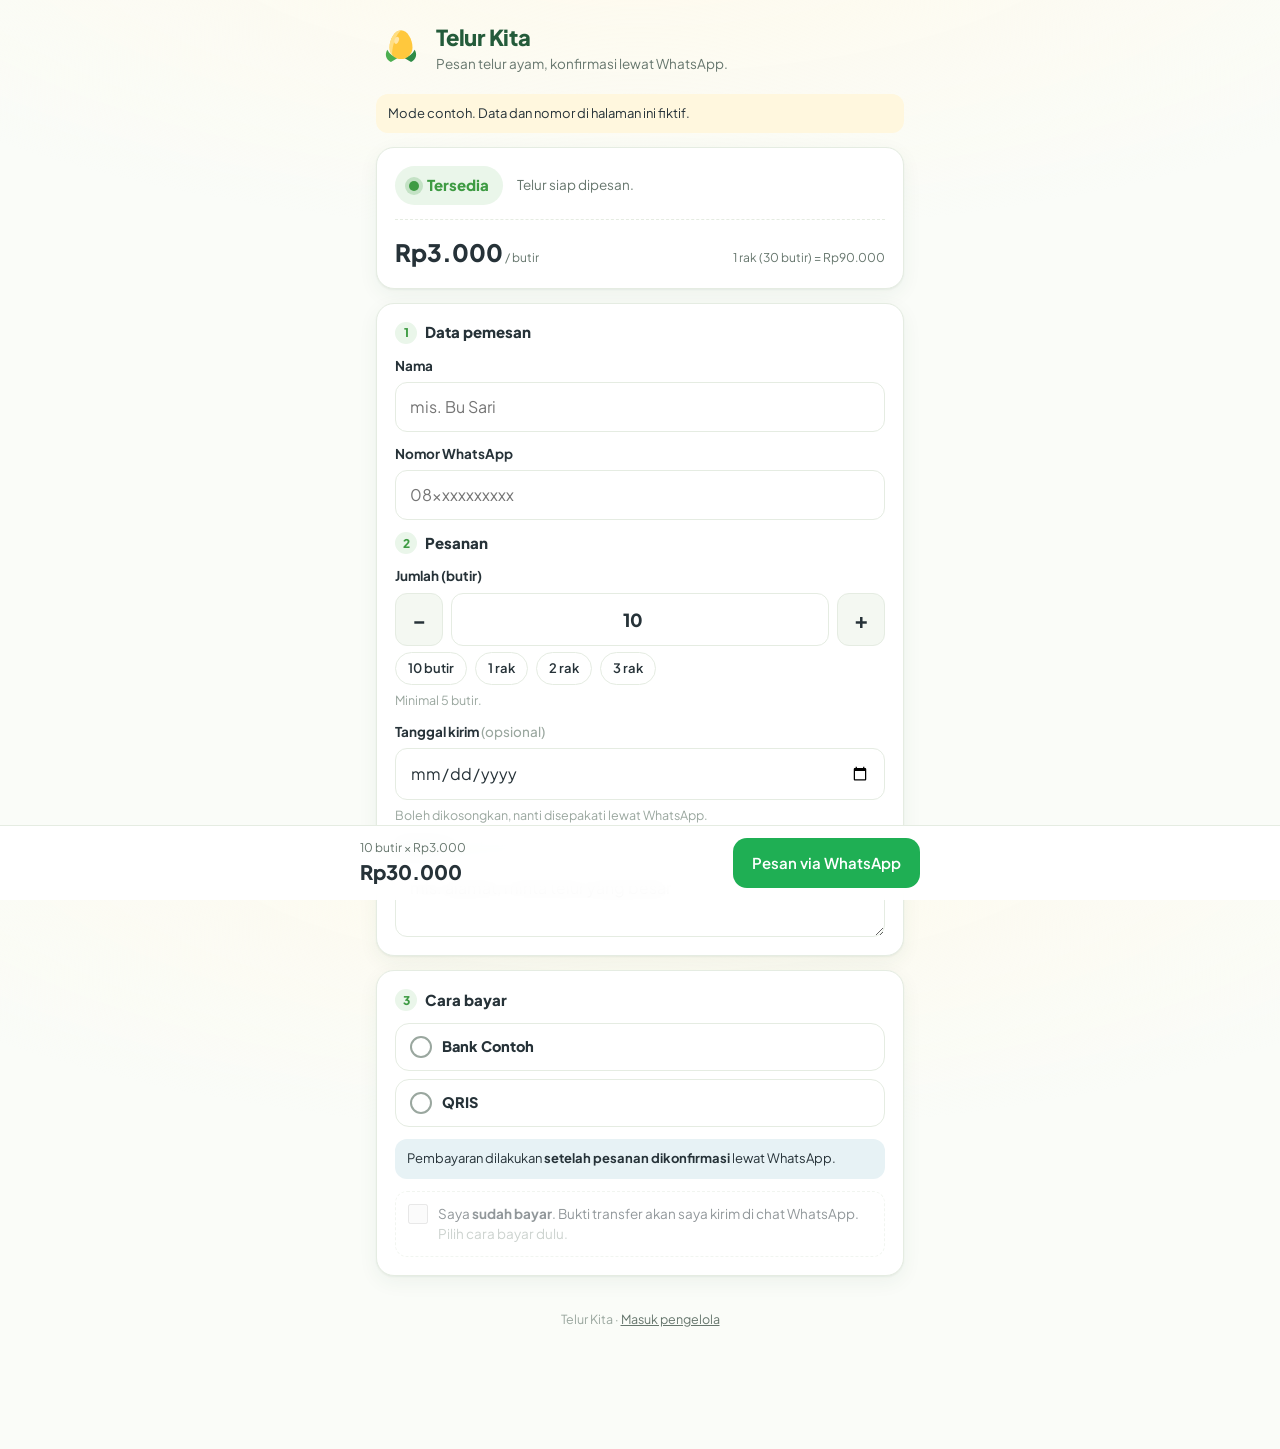
<file: public/index.html>
<!doctype html>
<html lang="id">
<head>
  <meta charset="utf-8">
  <meta name="viewport" content="width=device-width, initial-scale=1, viewport-fit=cover">
  <title>Telur Kita — Pesan Telur</title>
  <meta name="description" content="Pesan telur ayam langsung ke Telur Kita lewat WhatsApp. Cek ketersediaan, isi jumlah, pilih cara bayar.">
  <meta name="theme-color" content="#4CAF50">
  <link rel="icon" href="assets/img/favicon.svg" type="image/svg+xml">
  <link rel="manifest" href="manifest.webmanifest">
  <link rel="preconnect" href="https://fonts.googleapis.com">
  <link rel="preconnect" href="https://fonts.gstatic.com" crossorigin>
  <link href="https://fonts.googleapis.com/css2?family=Plus+Jakarta+Sans:wght@400;500;600;700;800&display=swap" rel="stylesheet">
  <link rel="stylesheet" href="assets/css/app.css">
  <link rel="stylesheet" href="assets/css/toko.css">
  <script src="assets/vendor/supabase.js" defer></script>
  <script type="module" src="assets/js/toko.js"></script>
</head>
<body class="toko-body">
  <main id="toko" class="toko" aria-live="polite">
    <div class="toko-loading"><span class="dot"></span> Memuat…</div>
  </main>
  <noscript>Halaman ini membutuhkan JavaScript.</noscript>
</body>
</html>
</file>
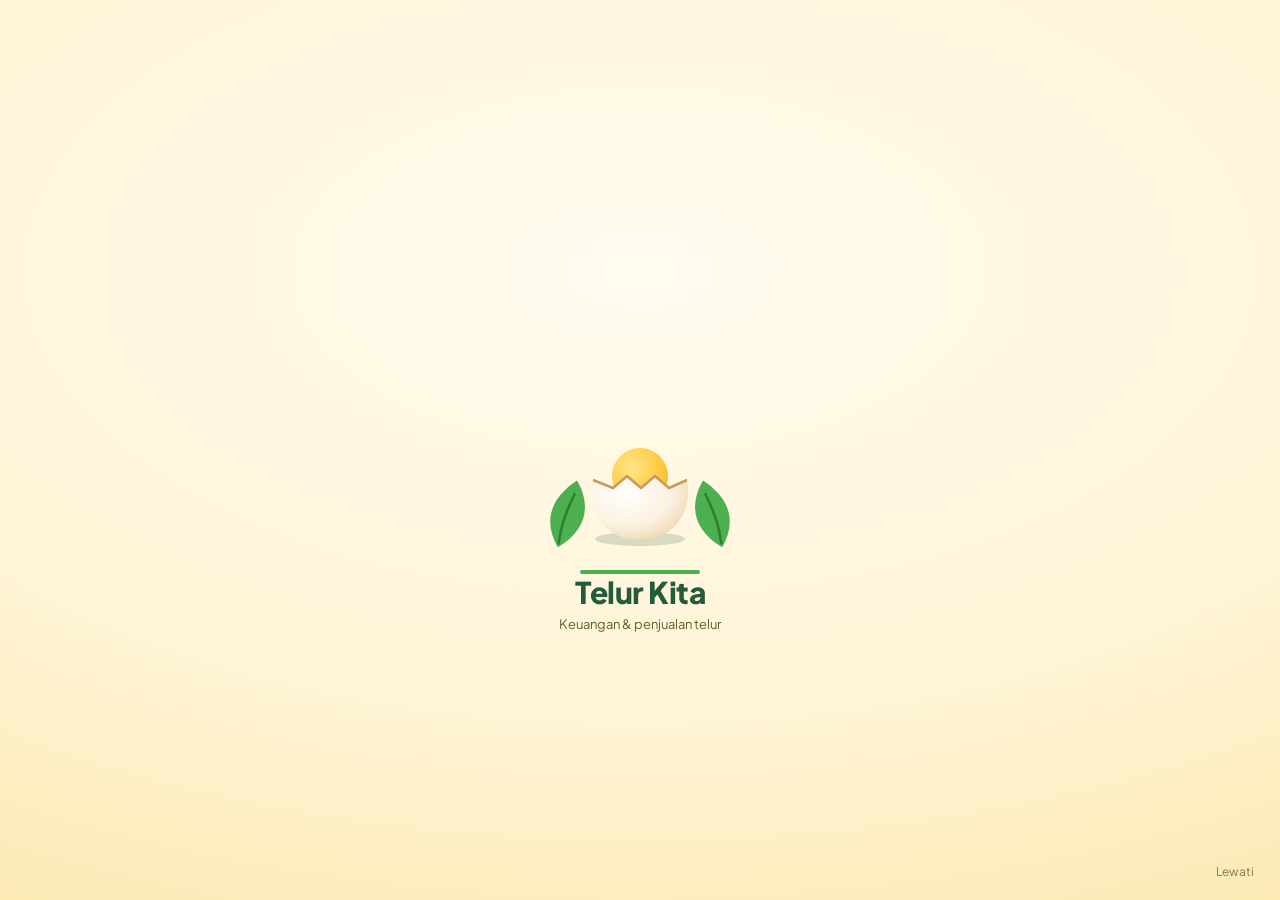
<file: public/admin/index.html>
<!doctype html>
<html lang="id">
<head>
  <meta charset="utf-8">
  <meta name="viewport" content="width=device-width, initial-scale=1, viewport-fit=cover">
  <title>Telur Kita — Pembukuan</title>
  <meta name="description" content="Pencatatan produksi, penjualan, pre-order, invoice, dan keuangan usaha telur ayam.">
  <meta name="robots" content="noindex">
  <meta name="theme-color" content="#4CAF50">
  <link rel="icon" href="../assets/img/favicon.svg" type="image/svg+xml">
  <link rel="manifest" href="manifest.webmanifest">
  <link rel="preconnect" href="https://fonts.googleapis.com">
  <link rel="preconnect" href="https://fonts.gstatic.com" crossorigin>
  <link href="https://fonts.googleapis.com/css2?family=Plus+Jakarta+Sans:wght@400;500;600;700;800&display=swap" rel="stylesheet">
  <link rel="stylesheet" href="../assets/css/app.css">
  <script src="../assets/vendor/supabase.js" defer></script>
  <script src="../assets/vendor/chart.umd.js" defer></script>
  <script type="module" src="../assets/js/main.js"></script>
</head>
<body>
  <div id="login" class="hide"></div>
  <div id="app" class="hide"></div>
  <div id="toasts"></div>
  <noscript>Aplikasi ini membutuhkan JavaScript.</noscript>
</body>
</html>
</file>
<file: public/assets/css/app.css>
/* =====================================================================
   TELUR KITA — Desain
   Warna utama mengikuti brief: Hijau Fresh, Kuning Telur, Cream Telur.
   ===================================================================== */
:root {
  --green: #4CAF50;
  --green-600: #3E9B43;
  --dark: #245B3A;
  --yolk: #FFC83D;
  --yolk-600: #E9AE16;
  --cream: #FFF4D6;
  --bg: #FAFCF8;
  --surface: #FFFFFF;
  --surface-2: #F4F8F2;
  --text: #263238;
  --muted: #66766D;
  --faint: #9AA79F;
  --border: #E5ECE2;
  --info: #4A90A4;
  --danger: #E76F51;
  --warn: #E9A23B;

  --green-50: #EAF6EA;
  --yolk-50: #FFF7DE;
  --red-50: #FDEEE9;
  --blue-50: #E7F2F5;
  --cream-50: #FFFAEC;

  --radius: 16px;
  --radius-sm: 10px;
  --shadow: 0 1px 2px rgba(36, 91, 58, .06), 0 6px 20px rgba(36, 91, 58, .06);
  --shadow-lg: 0 18px 50px rgba(20, 50, 32, .18);
  --font: 'Plus Jakarta Sans', system-ui, -apple-system, 'Segoe UI', Roboto, sans-serif;
  --sidebar: 264px;
  color-scheme: light;
}
@media (prefers-color-scheme: dark) {
  :root:not([data-theme="light"]) {
    --bg: #0E1611; --surface: #16211A; --surface-2: #1B281F; --text: #E5EDE7; --muted: #9DAEA4; --faint: #6F8077;
    --border: #26372C; --green-50: #18301F; --yolk-50: #2E2812; --red-50: #33201B; --blue-50: #172A31; --cream-50: #262213;
    --cream: #2A2513; --dark: #1E4D31; --shadow: 0 1px 2px rgba(0,0,0,.3), 0 6px 20px rgba(0,0,0,.25); color-scheme: dark;
  }
}
:root[data-theme="dark"] {
  --bg: #0E1611; --surface: #16211A; --surface-2: #1B281F; --text: #E5EDE7; --muted: #9DAEA4; --faint: #6F8077;
  --border: #26372C; --green-50: #18301F; --yolk-50: #2E2812; --red-50: #33201B; --blue-50: #172A31; --cream-50: #262213;
  --cream: #2A2513; --dark: #1E4D31; --shadow: 0 1px 2px rgba(0,0,0,.3), 0 6px 20px rgba(0,0,0,.25); color-scheme: dark;
}

* { box-sizing: border-box; }
html, body { margin: 0; height: 100%; }
body { font-family: var(--font); background: var(--bg); color: var(--text); font-size: 14.5px; line-height: 1.5; -webkit-font-smoothing: antialiased; }
button, input, select, textarea { font: inherit; color: inherit; }
a { color: var(--green-600); }
h1, h2, h3 { margin: 0; line-height: 1.25; }
.ic { width: 20px; height: 20px; flex: none; }
.muted { color: var(--muted); }
.faint { color: var(--faint); }
.num { font-variant-numeric: tabular-nums; }
.hide { display: none !important; }
.sr { position: absolute; width: 1px; height: 1px; overflow: hidden; clip: rect(0 0 0 0); }

/* ------------------------------------------------------------ Splash */
#splash { position: fixed; inset: 0; z-index: 100; display: grid; place-items: center; background: radial-gradient(120% 90% at 50% 30%, #FFFBEF 0%, var(--cream) 55%, #FBE6A8 100%); overflow: hidden; transition: opacity .5s ease, visibility .5s; }
#splash.out { opacity: 0; visibility: hidden; }
.sp-stage { position: relative; width: 220px; height: 260px; }
.sp-shadow { position: absolute; left: 50%; bottom: 34px; width: 90px; height: 14px; margin-left: -45px; border-radius: 50%; background: rgba(36,91,58,.18); transform: scaleX(.3); opacity: 0; animation: spShadow 2.6s ease forwards; }
.sp-egg { position: absolute; left: 50%; bottom: 40px; width: 104px; margin-left: -52px; transform-origin: 50% 100%; animation: spDrop 2.6s cubic-bezier(.3,.1,.3,1) forwards; }
.sp-egg svg { width: 104px; height: 132px; display: block; overflow: visible; }
.sp-top { transform-origin: 70% 55%; animation: spLid 2.6s ease forwards; }
.sp-crack { stroke-dasharray: 120; stroke-dashoffset: 120; animation: spCrack 2.6s ease forwards; }
.sp-yolk { position: absolute; left: 50%; bottom: 76px; width: 56px; height: 56px; margin-left: -28px; border-radius: 50%; background: radial-gradient(circle at 35% 35%, #FFE58A, var(--yolk) 60%, var(--yolk-600)); transform: scale(0); animation: spYolk 2.6s ease forwards; box-shadow: 0 0 0 0 rgba(255,200,61,.5); }
.sp-brand { position: absolute; left: 50%; top: calc(50% + 120px); transform: translateX(-50%); text-align: center; white-space: nowrap; }
.sp-brand b { display: block; font-size: 30px; font-weight: 800; color: var(--dark); letter-spacing: -.5px; opacity: 0; transform: translateY(14px); animation: spText .6s ease 1.75s forwards; }
.sp-brand span { display: block; font-size: 13px; color: #6B5A2A; opacity: 0; transform: translateY(10px); animation: spText .6s ease 2s forwards; }
.sp-bar { position: absolute; left: 50%; bottom: 6px; width: 120px; height: 4px; margin-left: -60px; border-radius: 4px; background: rgba(36,91,58,.12); overflow: hidden; }
.sp-bar::after { content: ''; position: absolute; inset: 0; background: var(--green); transform-origin: left; transform: scaleX(0); animation: spBar 2.6s ease forwards; }
.sp-leaf { position: absolute; width: 60px; opacity: 0; }
.sp-leaf.l { left: 8px; bottom: 30px; transform: rotate(-30deg) scale(.4); animation: spLeafL .7s cubic-bezier(.3,1.6,.5,1) 1.55s forwards; }
.sp-leaf.r { right: 8px; bottom: 30px; transform: rotate(30deg) scale(.4) scaleX(-1); animation: spLeafR .7s cubic-bezier(.3,1.6,.5,1) 1.65s forwards; }
.sp-skip { position: absolute; bottom: 18px; right: 20px; border: 0; background: transparent; color: #8A7740; font-size: 12px; cursor: pointer; }
@keyframes spDrop { 0% { transform: translateY(-420px) } 26% { transform: translateY(0) scale(1.06,.9) } 33% { transform: translateY(-36px) scale(.97,1.03) } 40% { transform: translateY(0) scale(1.03,.96) } 45% { transform: translateY(0) rotate(-5deg) } 50% { transform: rotate(5deg) } 54% { transform: rotate(-3deg) } 58%, 100% { transform: rotate(0) } }
@keyframes spShadow { 0% { opacity: 0; transform: scaleX(.3) } 26% { opacity: 1; transform: scaleX(1.1) } 33% { transform: scaleX(.8) } 40%, 100% { opacity: 1; transform: scaleX(1) } }
@keyframes spCrack { 0%, 52% { stroke-dashoffset: 120 } 62%, 100% { stroke-dashoffset: 0 } }
@keyframes spLid { 0%, 62% { transform: none; opacity: 1 } 76% { transform: translate(34px, -70px) rotate(38deg); opacity: 1 } 88%, 100% { transform: translate(60px, -110px) rotate(70deg); opacity: 0 } }
@keyframes spYolk { 0%, 64% { transform: scale(0) } 74% { transform: scale(1.25) } 80% { transform: scale(.95) } 86%, 100% { transform: scale(1); box-shadow: 0 0 0 14px rgba(255,200,61,0) } }
@keyframes spText { to { opacity: 1; transform: none } }
@keyframes spBar { 0% { transform: scaleX(0) } 100% { transform: scaleX(1) } }
@keyframes spLeafL { to { opacity: 1; transform: rotate(-30deg) scale(1) } }
@keyframes spLeafR { to { opacity: 1; transform: rotate(30deg) scale(1) scaleX(-1) } }
@media (prefers-reduced-motion: reduce) { #splash * { animation-duration: .01s !important; animation-delay: 0s !important; } }

/* ------------------------------------------------------------ Login */
#login { min-height: 100%; display: grid; grid-template-columns: 1.1fr 1fr; }
.lg-art { position: relative; background: linear-gradient(160deg, var(--cream) 0%, #FBE8B4 100%); display: grid; place-items: center; padding: 48px; overflow: hidden; }
.lg-art .quote { position: absolute; left: 48px; bottom: 44px; max-width: 360px; font-size: 22px; font-weight: 700; color: var(--dark); }
.lg-art .quote small { display: block; font-size: 14px; font-weight: 500; color: #6B5A2A; margin-top: 8px; }
.lg-art svg.basket { width: min(420px, 80%); height: auto; margin-bottom: 80px; }
.lg-form { display: grid; place-items: center; padding: 32px 20px; background: var(--surface); }
.lg-card { width: 100%; max-width: 380px; }
.lg-card .brand { margin-bottom: 36px; }
.lg-card h1 { font-size: 26px; margin-bottom: 6px; }
.lg-card p { color: var(--muted); margin: 0 0 24px; }
.btn-google { width: 100%; display: flex; align-items: center; justify-content: center; gap: 12px; padding: 13px 18px; border: 1px solid var(--border); border-radius: 12px; background: var(--surface); font-weight: 600; cursor: pointer; box-shadow: var(--shadow); }
.btn-google:hover { border-color: var(--green); }
.lg-note { margin-top: 20px; padding: 12px 14px; border-radius: 12px; background: var(--green-50); color: var(--dark); font-size: 13px; display: flex; gap: 10px; }
.lg-err { margin-top: 16px; padding: 12px 14px; border-radius: 12px; background: var(--red-50); color: #B0452A; font-size: 13px; }
:root[data-theme="dark"] .lg-art, :root[data-theme="dark"] #splash { background: linear-gradient(160deg, #2A2513, #1B1A0F); }

/* ------------------------------------------------------------ Brand */
.brand { display: flex; align-items: center; gap: 10px; text-decoration: none; color: inherit; }
.brand .logo-mark { width: 44px; height: 44px; }
.brand b { display: block; font-size: 22px; font-weight: 800; color: var(--dark); letter-spacing: -.4px; line-height: 1.1; }
:root[data-theme="dark"] .brand b { color: #CFEBD3; }
@media (prefers-color-scheme: dark) { :root:not([data-theme="light"]) .brand b { color: #CFEBD3; } }
.brand small { display: block; font-size: 11.5px; color: var(--muted); }

/* ------------------------------------------------------------ Layout */
#app { display: grid; grid-template-columns: var(--sidebar) 1fr; min-height: 100%; }
.sidebar { position: sticky; top: 0; height: 100vh; display: flex; flex-direction: column; gap: 8px; padding: 22px 16px; background: var(--surface); border-right: 1px solid var(--border); overflow-y: auto; }
.sidebar .brand { padding: 0 8px 18px; }
.nav-group { font-size: 11px; font-weight: 700; letter-spacing: .06em; text-transform: uppercase; color: var(--faint); padding: 12px 12px 4px; }
.nav a { display: flex; align-items: center; gap: 12px; padding: 10px 12px; border-radius: 12px; color: var(--text); text-decoration: none; font-weight: 500; margin: 1px 0; position: relative; }
.nav a:hover { background: var(--surface-2); }
.nav a.active { background: var(--green); color: #fff; box-shadow: 0 6px 16px rgba(76,175,80,.3); }
.nav a .count { margin-left: auto; font-size: 11px; font-weight: 700; background: var(--yolk); color: #4A3A00; border-radius: 99px; padding: 1px 7px; }
.side-card { margin-top: auto; padding: 16px; border-radius: var(--radius); background: var(--cream); position: relative; overflow: hidden; }
.side-card svg { width: 100%; height: auto; max-height: 96px; }
.side-card p { margin: 6px 0 0; font-size: 13px; font-weight: 600; color: var(--dark); font-style: italic; }
:root[data-theme="dark"] .side-card p { color: #E8D9A6; }

.main { min-width: 0; display: flex; flex-direction: column; }
.topbar { position: sticky; top: env(safe-area-inset-top, 0px); z-index: 20; display: flex; align-items: center; gap: 14px; padding: 14px 28px; background: color-mix(in srgb, var(--bg) 88%, transparent); backdrop-filter: blur(10px); border-bottom: 1px solid var(--border); }
.topbar .burger, .topbar .brand-mini { display: none; }
.search { position: relative; flex: 1; max-width: 460px; }
.search input { width: 100%; padding: 10px 14px 10px 40px; border: 1px solid var(--border); border-radius: 12px; background: var(--surface); outline: none; }
.search input:focus { border-color: var(--green); box-shadow: 0 0 0 3px rgba(76,175,80,.15); }
.search > .ic { position: absolute; left: 12px; top: 50%; transform: translateY(-50%); color: var(--faint); }
.search-res { position: absolute; top: calc(100% + 6px); left: 0; right: 0; background: var(--surface); border: 1px solid var(--border); border-radius: 12px; box-shadow: var(--shadow-lg); max-height: 360px; overflow: auto; z-index: 40; }
.search-res a { display: flex; justify-content: space-between; gap: 10px; padding: 10px 14px; color: var(--text); text-decoration: none; border-bottom: 1px solid var(--border); }
.search-res a:hover { background: var(--surface-2); }
.top-actions { margin-left: auto; display: flex; align-items: center; gap: 8px; }
.icon-btn { position: relative; display: grid; place-items: center; width: 40px; height: 40px; border: 1px solid var(--border); border-radius: 12px; background: var(--surface); cursor: pointer; color: var(--text); }
.icon-btn:hover { border-color: var(--green); color: var(--green-600); }
.icon-btn .dot { position: absolute; top: 7px; right: 8px; width: 9px; height: 9px; border-radius: 50%; background: var(--danger); border: 2px solid var(--surface); }
.user { display: flex; align-items: center; gap: 10px; padding: 4px 8px 4px 4px; border-radius: 14px; cursor: pointer; border: 1px solid transparent; background: transparent; }
.user:hover { border-color: var(--border); background: var(--surface); }
.avatar { width: 38px; height: 38px; border-radius: 50%; display: grid; place-items: center; font-weight: 800; color: #fff; background: linear-gradient(135deg, var(--green), var(--dark)); overflow: hidden; }
.avatar img { width: 100%; height: 100%; object-fit: cover; }
.user b { display: block; font-size: 13.5px; }
.user small { display: block; font-size: 11.5px; color: var(--muted); }
.menu-pop { position: absolute; right: 0; top: calc(100% + 8px); min-width: 260px; background: var(--surface); border: 1px solid var(--border); border-radius: 14px; box-shadow: var(--shadow-lg); padding: 8px; z-index: 50; }
.menu-pop button, .menu-pop a { display: flex; align-items: center; gap: 10px; width: 100%; padding: 10px 12px; border: 0; background: none; border-radius: 10px; text-align: left; cursor: pointer; color: var(--text); text-decoration: none; }
.menu-pop button:hover, .menu-pop a:hover { background: var(--surface-2); }
.menu-pop .alert-item { align-items: flex-start; font-size: 13px; }
.menu-pop h4 { margin: 6px 12px 8px; font-size: 13px; }

.content { padding: 26px 28px 60px; max-width: 1320px; width: 100%; }
.demo-banner { display: flex; align-items: center; gap: 10px; margin: 0 0 18px; padding: 10px 14px; border-radius: 12px; background: var(--blue-50); color: var(--info); font-size: 13px; }
.demo-banner button { margin-left: auto; }

.page-head { display: flex; align-items: flex-end; justify-content: space-between; gap: 16px; flex-wrap: wrap; margin-bottom: 22px; }
.page-head h1 { font-size: 26px; font-weight: 800; letter-spacing: -.4px; }
.page-head p { margin: 4px 0 0; color: var(--muted); }
.page-head > div:first-child { flex: 1 1 280px; min-width: 0; }
.page-head .tools { display: flex; gap: 10px; flex-wrap: wrap; align-items: center; justify-content: flex-end; }
.page-head .tools .input { width: auto; }
.hero-art { position: absolute; right: 0; top: -10px; width: 210px; pointer-events: none; }

/* ------------------------------------------------------------ Cards & KPI */
.card { background: var(--surface); border: 1px solid var(--border); border-radius: var(--radius); box-shadow: var(--shadow); padding: 20px; min-width: 0; }
.card h3 { font-size: 16.5px; font-weight: 700; display: flex; align-items: center; gap: 8px; }
.card-head { display: flex; align-items: center; justify-content: space-between; gap: 12px; margin-bottom: 14px; flex-wrap: wrap; }
.grid { display: grid; gap: 18px; }
.g-2 { grid-template-columns: repeat(2, minmax(0, 1fr)); }
.g-3 { grid-template-columns: repeat(3, minmax(0, 1fr)); }
.g-main { grid-template-columns: minmax(0, 1.65fr) minmax(0, 1fr); }
.kpis { display: grid; grid-template-columns: repeat(auto-fit, minmax(190px, 1fr)); gap: 16px; margin-bottom: 18px; }
.kpis.six { grid-template-columns: repeat(3, minmax(0, 1fr)); }
.kpi .k-sub { padding-right: 76px; }
.kpis:not(.six) .kpi .k-sub { padding-right: 0; }
.kpi { position: relative; border-radius: var(--radius); padding: 18px; border: 1px solid var(--border); overflow: hidden; min-height: 150px; display: flex; flex-direction: column; }
.kpi .k-top { display: flex; align-items: center; gap: 10px; font-size: 13px; font-weight: 600; }
.kpi .k-ic { width: 40px; height: 40px; border-radius: 50%; display: grid; place-items: center; color: #fff; flex: none; }
.kpi .k-val { font-size: 25px; font-weight: 800; letter-spacing: -.5px; margin: 14px 0 6px; }
.kpi .k-sub { font-size: 12px; color: var(--muted); display: flex; flex-wrap: wrap; align-items: center; gap: 2px 4px; margin-top: auto; }
.kpi .k-art { position: absolute; right: 14px; bottom: 14px; width: 58px; height: 58px; opacity: .95; }
.kpi.green { background: var(--green-50); } .kpi.green .k-ic { background: var(--green); }
.kpi.yolk { background: var(--yolk-50); } .kpi.yolk .k-ic { background: var(--yolk); color: #5A4300; }
.kpi.cream { background: var(--cream-50); } .kpi.cream .k-ic { background: #E8A13A; }
.kpi.red { background: var(--red-50); } .kpi.red .k-ic { background: var(--danger); }
.kpi.dark { background: var(--dark); color: #fff; border-color: transparent; } .kpi.dark .k-ic { background: rgba(255,255,255,.15); } .kpi.dark .k-sub { color: rgba(255,255,255,.75); }
.kpi.amplop { background: linear-gradient(135deg, #FFD965, var(--yolk)); color: #3D2F00; border-color: transparent; } .kpi.amplop .k-ic { background: rgba(255,255,255,.55); color: #6B4E00; } .kpi.amplop .k-sub { color: #6B5410; }
.trend-up { color: var(--green-600); font-weight: 700; } .trend-down { color: var(--danger); font-weight: 700; }
.kpi.dark .trend-up { color: #9BE3A0; } .kpi.dark .trend-down { color: #FFB49E; }

.chart-box { position: relative; height: 290px; }
.chart-box.sm { height: 230px; }
.legend { display: grid; gap: 10px; }
.legend div { display: grid; grid-template-columns: 12px 1fr auto auto; align-items: center; gap: 10px; font-size: 13.5px; }
.legend i { width: 12px; height: 12px; border-radius: 50%; }
.donut-wrap { display: grid; grid-template-columns: 170px 1fr; gap: 16px; align-items: center; }
.legend div span:nth-child(2) { white-space: nowrap; overflow: hidden; text-overflow: ellipsis; }

/* ------------------------------------------------------------ Buttons & form */
.btn { display: inline-flex; align-items: center; justify-content: center; gap: 8px; padding: 10px 16px; border-radius: 12px; border: 1px solid transparent; background: var(--green); color: #fff; font-weight: 600; cursor: pointer; text-decoration: none; white-space: nowrap; transition: transform .05s, background .15s; }
.btn:hover { background: var(--green-600); }
.btn:active { transform: translateY(1px); }
.btn .ic { width: 18px; height: 18px; }
.btn.yolk { background: var(--yolk); color: #3D2F00; } .btn.yolk:hover { background: var(--yolk-600); }
.btn.ghost { background: var(--surface); color: var(--text); border-color: var(--border); } .btn.ghost:hover { border-color: var(--green); color: var(--green-600); }
.btn.danger { background: var(--danger); } .btn.danger:hover { background: #D45C3F; }
.btn.wa { background: #25D366; } .btn.wa:hover { background: #1DB954; }
.btn.sm { padding: 6px 10px; border-radius: 9px; font-size: 13px; }
.btn.icon { padding: 7px; }
.btn:disabled { opacity: .55; cursor: not-allowed; }
.link-btn { border: 0; background: none; color: var(--green-600); font-weight: 600; cursor: pointer; padding: 4px 6px; border-radius: 8px; }
.link-btn:hover { background: var(--green-50); }

.form { display: grid; grid-template-columns: repeat(2, minmax(0, 1fr)); gap: 14px 16px; }
.field { display: flex; flex-direction: column; gap: 6px; min-width: 0; }
.field.full { grid-column: 1 / -1; }
.field label { font-size: 13px; font-weight: 600; }
.field .help { font-size: 12px; color: var(--muted); }
.input, .field input, .field select, .field textarea, select.input { width: 100%; padding: 10px 12px; border: 1px solid var(--border); border-radius: 10px; background: var(--surface); outline: none; min-height: 42px; }
.field input:focus, .field select:focus, .field textarea:focus, .input:focus { border-color: var(--green); box-shadow: 0 0 0 3px rgba(76,175,80,.15); }
.field textarea { min-height: 70px; resize: vertical; }
.seg { display: flex; flex-wrap: wrap; gap: 6px; }
.seg label { position: relative; }
.seg input { position: absolute; opacity: 0; pointer-events: none; }
.seg span { display: inline-block; padding: 8px 12px; border: 1px solid var(--border); border-radius: 99px; cursor: pointer; font-size: 13px; background: var(--surface); }
.seg input:checked + span { background: var(--green); border-color: var(--green); color: #fff; font-weight: 600; }
.seg input:focus-visible + span { outline: 2px solid var(--green); outline-offset: 2px; }
.calc-line { grid-column: 1 / -1; padding: 10px 14px; border-radius: 10px; background: var(--surface-2); font-size: 13.5px; display: flex; justify-content: space-between; gap: 10px; }

/* ------------------------------------------------------------ Table / list */
.toolbar { display: flex; gap: 10px; flex-wrap: wrap; align-items: center; margin-bottom: 14px; }
.toolbar .input { width: auto; min-width: 150px; }
.tbl-wrap { overflow-x: auto; }
table.tbl { width: 100%; border-collapse: collapse; font-size: 13.5px; }
.tbl th { text-align: left; font-size: 12px; font-weight: 600; color: var(--muted); padding: 10px 12px; border-bottom: 1px solid var(--border); white-space: nowrap; }
.tbl td { padding: 12px; border-bottom: 1px solid var(--border); vertical-align: middle; }
.tbl tr:last-child td { border-bottom: 0; }
.tbl tbody tr:hover { background: var(--surface-2); }
.tbl .r { text-align: right; }
.tbl td.num, .tbl td.r, .tbl td:first-child { white-space: nowrap; }
.tbl .acts { white-space: nowrap; text-align: right; }
.tbl tfoot td { font-weight: 700; border-top: 2px solid var(--border); }
.type { display: inline-flex; align-items: center; gap: 8px; font-weight: 600; }
.type i { width: 26px; height: 26px; border-radius: 50%; display: grid; place-items: center; color: #fff; }
.type i .ic { width: 14px; height: 14px; }
.type.green { color: var(--green-600); } .type.green i { background: var(--green); }
.type.red { color: var(--danger); } .type.red i { background: var(--danger); }
.type.yellow { color: #B07E00; } .type.yellow i { background: var(--yolk); }
.type.blue { color: var(--info); } .type.blue i { background: var(--info); }
.type.cream { color: #A0702A; } .type.cream i { background: #E8A13A; }
.badge { display: inline-flex; align-items: center; gap: 4px; padding: 3px 10px; border-radius: 99px; font-size: 12px; font-weight: 600; white-space: nowrap; background: var(--surface-2); color: var(--muted); }
.badge.ok { background: var(--green-50); color: var(--green-600); }
.badge.warn { background: var(--yolk-50); color: #9A6E00; }
.badge.bad { background: var(--red-50); color: #C2522F; }
.badge.info { background: var(--blue-50); color: var(--info); }
.empty { text-align: center; padding: 34px 16px; color: var(--muted); }
.empty svg { width: 44px; height: 44px; color: var(--faint); margin-bottom: 6px; }

.tabs { display: inline-flex; gap: 4px; padding: 4px; background: var(--surface-2); border-radius: 12px; border: 1px solid var(--border); }
.tabs button { border: 0; background: none; padding: 7px 14px; border-radius: 9px; cursor: pointer; font-weight: 600; color: var(--muted); }
.tabs button.on { background: var(--surface); color: var(--text); box-shadow: var(--shadow); }

.progress { height: 10px; border-radius: 99px; background: var(--surface-2); overflow: hidden; }
.progress i { display: block; height: 100%; border-radius: 99px; background: linear-gradient(90deg, var(--green), var(--dark)); }

.alerts { display: grid; gap: 8px; margin-bottom: 18px; }
.alert { display: flex; align-items: center; gap: 10px; padding: 11px 14px; border-radius: 12px; font-size: 13.5px; border: 1px solid transparent; }
.alert .ic { width: 18px; height: 18px; }
.alert.info { background: var(--blue-50); color: var(--info); }
.alert.warn { background: var(--yolk-50); color: #8A6300; }
.alert.danger { background: var(--red-50); color: #B3482B; }
.alert .link-btn { margin-left: auto; color: inherit; }

.stat-list { display: grid; gap: 0; }
.stat-list > div { display: flex; justify-content: space-between; gap: 12px; padding: 9px 0; border-bottom: 1px dashed var(--border); font-size: 14px; }
.stat-list > div:last-child { border-bottom: 0; }
.stat-list .total { font-weight: 800; border-top: 2px solid var(--border); border-bottom: 0; padding-top: 11px; }
.stat-list .indent { padding-left: 14px; color: var(--muted); }

.po-card { border: 1px solid var(--border); border-radius: 14px; padding: 14px; display: grid; gap: 8px; background: var(--surface); }
.po-card .top { display: flex; justify-content: space-between; gap: 8px; align-items: flex-start; }
.po-card .meta { display: flex; flex-wrap: wrap; gap: 6px 16px; font-size: 13px; color: var(--muted); }
.po-card .meta .ic, .badge .ic, .card h3 .ic { width: 16px; height: 16px; vertical-align: -3px; }
.po-card .acts { display: flex; gap: 6px; flex-wrap: wrap; }
.po-grid { display: grid; grid-template-columns: repeat(auto-fill, minmax(300px, 1fr)); gap: 14px; }
.mini-po { display: flex; align-items: center; gap: 12px; padding: 10px 0; border-bottom: 1px dashed var(--border); }
.mini-po:last-child { border-bottom: 0; }
.mini-po .date { width: 48px; text-align: center; border-radius: 10px; background: var(--yolk-50); padding: 6px 0; line-height: 1.1; }
.mini-po .date b { display: block; font-size: 18px; }
.mini-po .date small { font-size: 11px; color: var(--muted); }

.cust-grid { display: grid; grid-template-columns: repeat(auto-fill, minmax(280px, 1fr)); gap: 14px; }

/* ------------------------------------------------------------ Dialog / toast */
dialog { border: 0; padding: 0; border-radius: 20px; background: var(--surface); color: var(--text); box-shadow: var(--shadow-lg); width: min(620px, calc(100vw - 24px)); max-height: calc(100vh - 32px); }
dialog::backdrop { background: rgba(18, 36, 24, .45); backdrop-filter: blur(2px); }
.dlg-head { display: flex; align-items: center; justify-content: space-between; padding: 18px 22px; border-bottom: 1px solid var(--border); position: sticky; top: 0; background: var(--surface); z-index: 1; }
.dlg-head h3 { font-size: 18px; }
.dlg-body { padding: 20px 22px; }
.dlg-foot { display: flex; justify-content: flex-end; gap: 10px; padding: 14px 22px 20px; }
#toasts { position: fixed; z-index: 90; left: 50%; bottom: 24px; transform: translateX(-50%); display: grid; gap: 8px; width: min(420px, calc(100vw - 32px)); }
.toast { padding: 12px 16px; border-radius: 12px; background: var(--dark); color: #fff; box-shadow: var(--shadow-lg); font-size: 14px; display: flex; gap: 10px; align-items: center; animation: toastIn .25s ease; }
.toast.err { background: #B3482B; }
@keyframes toastIn { from { opacity: 0; transform: translateY(10px) } }

/* ------------------------------------------------------------ Invoice */
.inv-paper { background: #fff; color: #263238; border-radius: 14px; padding: 34px; border: 1px solid var(--border); max-width: 820px; margin: 0 auto; box-shadow: var(--shadow); }
.inv-head { display: flex; justify-content: space-between; gap: 20px; border-bottom: 3px solid #245B3A; padding-bottom: 16px; margin-bottom: 18px; }
.inv-head .brand b { color: #245B3A; }
.inv-title { text-align: right; }
.inv-title h2 { font-size: 30px; color: #E9AE16; letter-spacing: 1px; }
.inv-meta { display: grid; grid-template-columns: 1fr 1fr; gap: 16px; margin-bottom: 18px; font-size: 13.5px; }
.inv-meta dl { display: grid; grid-template-columns: 110px 1fr; gap: 4px 10px; margin: 0; }
.inv-meta dt { color: #66766D; } .inv-meta dd { margin: 0; font-weight: 600; }
.inv-paper table.tbl th { background: #245B3A; color: #fff; }
.inv-paper .tbl tbody tr:hover { background: transparent; }
.inv-total { margin-left: auto; width: min(320px, 100%); margin-top: 14px; }
.inv-total div { display: flex; justify-content: space-between; padding: 6px 0; }
.inv-total .due { background: #FFF4D6; padding: 10px 12px; border-radius: 10px; font-weight: 800; font-size: 16px; margin-top: 6px; }
.inv-foot { margin-top: 26px; font-size: 13px; color: #66766D; }
.inv-actions { display: flex; gap: 10px; flex-wrap: wrap; justify-content: center; margin: 0 auto 16px; max-width: 820px; }
.stamp { display: inline-block; border: 3px solid #4CAF50; color: #4CAF50; font-weight: 800; padding: 4px 12px; border-radius: 8px; transform: rotate(-8deg); letter-spacing: 2px; }
.stamp.unpaid { border-color: #E76F51; color: #E76F51; }

/* ------------------------------------------------------------ Mobile */
.bottom-nav, .fab-sheet { display: none; }
@media (max-width: 1100px) {
  .g-main, .g-3 { grid-template-columns: 1fr; }
  .kpis.six { grid-template-columns: repeat(2, minmax(0, 1fr)); }
  .hero-art { display: none; }
}
@media (max-width: 900px) {
  #app { grid-template-columns: 1fr; }
  .sidebar { position: fixed; z-index: 60; left: 0; top: 0; width: 290px; transform: translateX(-105%); transition: transform .25s ease; box-shadow: var(--shadow-lg); }
  body.drawer .sidebar { transform: none; }
  body.drawer::after { content: ''; position: fixed; inset: 0; z-index: 55; background: rgba(18,36,24,.4); }
  .topbar { padding: 10px 16px; gap: 10px; }
  .topbar .burger { display: grid; }
  .topbar .brand-mini { display: flex; } .topbar .brand-mini .logo-mark { width: 32px; height: 32px; } .topbar .brand-mini b { font-size: 17px; }
  .search { display: none; }
  .user .who { display: none; }
  .content { padding: 18px 16px 110px; }
  .page-head h1 { font-size: 22px; }
  .g-2 { grid-template-columns: 1fr; }
  .kpis, .kpis.six { grid-template-columns: repeat(2, minmax(0, 1fr)); gap: 12px; }
  .kpi .k-sub { padding-right: 0; }
  .kpi { min-height: 128px; padding: 14px; } .kpi .k-val { font-size: 20px; margin: 10px 0 4px; } .kpi .k-art { display: none; } .kpi .k-ic { width: 34px; height: 34px; }
  .donut-wrap { grid-template-columns: 1fr; } .donut-wrap .chart-box { height: 200px; }
  .form { grid-template-columns: 1fr; }
  #login { grid-template-columns: 1fr; grid-template-rows: auto 1fr; }
  .lg-art { display: flex; flex-direction: column; align-items: center; padding: 28px 20px 22px; }
  .lg-art svg.basket { width: 190px; margin: 0; }
  .lg-art .quote { position: static; font-size: 17px; text-align: center; margin-top: 10px; max-width: 320px; }
  .lg-form { align-items: start; padding-top: 28px; }
  .alert .link-btn { white-space: nowrap; }
  .bottom-nav { display: grid; grid-template-columns: repeat(5, 1fr); position: fixed; z-index: 50; left: 0; right: 0; bottom: 0; background: var(--surface); border-top: 1px solid var(--border); padding: 6px 6px calc(6px + env(safe-area-inset-bottom)); }
  .bottom-nav a, .bottom-nav button { display: flex; flex-direction: column; align-items: center; gap: 2px; font-size: 11px; color: var(--muted); text-decoration: none; border: 0; background: none; padding: 4px 0; cursor: pointer; }
  .bottom-nav a.active { color: var(--green-600); font-weight: 700; }
  .bottom-nav .fab { width: 54px; height: 54px; margin: -24px auto 0; border-radius: 50%; background: var(--green); color: #fff; display: grid; place-items: center; box-shadow: 0 8px 20px rgba(76,175,80,.45); }
  .bottom-nav .fab .ic { width: 26px; height: 26px; }
  /* tabel jadi kartu */
  table.tbl.stack thead { display: none; }
  table.tbl.stack, .tbl.stack tbody, .tbl.stack tr, .tbl.stack td { display: block; width: 100%; }
  .tbl.stack tr { border: 1px solid var(--border); border-radius: 12px; margin-bottom: 10px; padding: 6px 0; }
  .tbl.stack td { border: 0; padding: 5px 12px; display: flex; justify-content: space-between; gap: 12px; text-align: right; }
  .tbl.stack td::before { content: attr(data-l); color: var(--muted); font-size: 12px; text-align: left; }
  .tbl.stack td.acts { justify-content: flex-end; }
  .tbl.stack td.acts::before { content: none; }
  .tbl.stack tfoot { display: block; }
  .inv-paper { padding: 18px; }
  .inv-paper .xs-hide { display: none; }
  .inv-paper .tbl th, .inv-paper .tbl td { padding: 9px 6px; }
  .inv-paper .tbl td:first-child { white-space: normal; } .inv-meta { grid-template-columns: 1fr; } .inv-head { flex-direction: column; } .inv-title { text-align: left; }
  dialog { width: 100vw; max-width: 100vw; max-height: 92vh; margin: auto 0 0; border-radius: 20px 20px 0 0; }
}
.fab-sheet .opts { display: grid; grid-template-columns: repeat(2, 1fr); gap: 10px; }
.fab-sheet .opts button { display: flex; flex-direction: column; align-items: flex-start; gap: 8px; padding: 14px; border-radius: 14px; border: 1px solid var(--border); background: var(--surface-2); cursor: pointer; text-align: left; font-weight: 600; }
.fab-sheet .opts button .ic { color: var(--green-600); width: 24px; height: 24px; }

/* ------------------------------------------------------------ Print */
@media print {
  body * { visibility: hidden !important; }
  #print-area, #print-area * { visibility: visible !important; }
  #print-area { position: absolute; left: 0; top: 0; width: 100%; }
  .inv-paper { box-shadow: none; border: 0; max-width: none; padding: 0; }
  .inv-actions { display: none !important; }
  @page { size: A4; margin: 14mm; }
}
</file>
<file: public/assets/css/toko.css>
/* =====================================================================
   TELUR KITA — Halaman pesan pelanggan (memakai token warna app.css)
   ===================================================================== */
.toko-body { min-height: 100%; background:
  radial-gradient(120% 60% at 50% -10%, var(--cream-50) 0%, transparent 60%), var(--bg); }
.toko { max-width: 560px; margin: 0 auto; padding-block: 20px 120px;
  padding-left: max(16px, env(safe-area-inset-left, 0px)); padding-right: max(16px, env(safe-area-inset-right, 0px));
  display: grid; gap: 14px; }
.toko-loading { padding: 60px 0; text-align: center; color: var(--muted); }
.toko-loading .dot { display: inline-block; width: 10px; height: 10px; border-radius: 50%; background: var(--yolk); animation: tk-pulse 1s infinite alternate; }
@keyframes tk-pulse { to { transform: scale(1.6); opacity: .4; } }

.toko-head { display: flex; align-items: center; gap: 12px; padding: 4px 2px 6px; }
.toko-head .logo-mark { width: 46px; height: 46px; flex: none; }
.toko-head h1 { font-size: 22px; font-weight: 800; color: var(--dark); letter-spacing: -.01em; }
:root[data-theme="dark"] .toko-head h1 { color: var(--green); }
@media (prefers-color-scheme: dark) { :root:not([data-theme="light"]) .toko-head h1 { color: var(--green); } }
.toko-head p { margin: 2px 0 0; color: var(--muted); font-size: 13.5px; }

.t-card { background: var(--surface); border: 1px solid var(--border); border-radius: 18px; box-shadow: var(--shadow); padding: 18px; min-width: 0; }
.t-card h2 { font-size: 15px; font-weight: 800; margin-bottom: 12px; display: flex; align-items: center; gap: 8px; }
.t-card h2 .no { display: inline-grid; place-items: center; width: 22px; height: 22px; border-radius: 50%; background: var(--green-50); color: var(--green-600); font-size: 12px; }

/* status stok */
.stok { display: flex; align-items: center; gap: 14px; }
.stok .pill { display: inline-flex; align-items: center; gap: 8px; padding: 8px 14px; border-radius: 999px; font-weight: 800; font-size: 15px; white-space: nowrap; }
.stok .pill::before { content: ""; width: 10px; height: 10px; border-radius: 50%; background: currentColor; box-shadow: 0 0 0 4px color-mix(in srgb, currentColor 22%, transparent); }
.stok.Tersedia .pill { background: var(--green-50); color: var(--green-600); }
.stok.Terbatas .pill { background: var(--yolk-50); color: #A87400; }
.stok.Habis .pill { background: var(--red-50); color: var(--danger); }
:root[data-theme="dark"] .stok.Terbatas .pill { color: var(--yolk); }
@media (prefers-color-scheme: dark) { :root:not([data-theme="light"]) .stok.Terbatas .pill { color: var(--yolk); } }
.stok .ket { color: var(--muted); font-size: 13.5px; }
.harga { display: flex; justify-content: space-between; align-items: baseline; gap: 10px; flex-wrap: wrap; margin-top: 14px; padding-top: 14px; border-top: 1px dashed var(--border); }
.harga b { font-size: 24px; font-weight: 800; }
.harga small { color: var(--muted); }

/* form */
.t-field { display: grid; gap: 6px; margin-bottom: 12px; }
.t-field label { font-weight: 700; font-size: 13.5px; }
.t-field label i { font-style: normal; font-weight: 500; color: var(--faint); }
.t-field input, .t-field textarea { width: 100%; padding: 12px 14px; border: 1px solid var(--border); border-radius: 12px; background: var(--surface); font-size: 16px; }
.t-field input:focus, .t-field textarea:focus { outline: none; border-color: var(--green); box-shadow: 0 0 0 3px var(--green-50); }
.t-field textarea { min-height: 70px; resize: vertical; }
.t-field .help { color: var(--faint); font-size: 12.5px; }
.qty { display: grid; grid-template-columns: 48px 1fr 48px; gap: 8px; }
.qty button { border: 1px solid var(--border); background: var(--surface-2); border-radius: 12px; font-size: 22px; font-weight: 700; cursor: pointer; }
.qty input { text-align: center; font-weight: 800; font-size: 18px; }
.chips { display: flex; gap: 8px; flex-wrap: wrap; }
.chips button { border: 1px solid var(--border); background: var(--surface); border-radius: 999px; padding: 6px 12px; font-size: 13px; font-weight: 600; cursor: pointer; }
.chips button:hover { border-color: var(--green); color: var(--green-600); }

/* pembayaran */
.pay { display: grid; gap: 8px; }
.pay-opt { border: 1px solid var(--border); border-radius: 14px; padding: 12px 14px; cursor: pointer; display: grid; gap: 4px; background: var(--surface); }
.pay-opt input { position: absolute; opacity: 0; pointer-events: none; }
.pay-opt .row { display: flex; align-items: center; justify-content: space-between; gap: 10px; }
.pay-opt .bank { font-weight: 800; display: flex; align-items: center; gap: 10px; }
.pay-opt .bank::before { content: ""; width: 18px; height: 18px; border-radius: 50%; border: 2px solid var(--faint); flex: none; }
.pay-opt.on { border-color: var(--green); box-shadow: 0 0 0 3px var(--green-50); }
.pay-opt.on .bank::before { border-color: var(--green); background: radial-gradient(circle, var(--green) 45%, transparent 50%); }
.pay-opt .detail { display: none; padding-left: 28px; color: var(--muted); font-size: 13.5px; }
.pay-opt.on .detail { display: block; }
.pay-opt .nomor { font-size: 17px; font-weight: 800; color: var(--text); letter-spacing: .02em; font-variant-numeric: tabular-nums; }
.copy { border: 1px solid var(--border); background: var(--surface-2); border-radius: 10px; padding: 6px 10px; font-size: 12.5px; font-weight: 700; cursor: pointer; display: inline-flex; align-items: center; gap: 6px; white-space: nowrap; }
.copy svg { width: 14px; height: 14px; }
.qris-img { display: block; width: 100%; max-width: 300px; margin: 10px auto 4px; border-radius: 12px; border: 1px solid var(--border); background: #fff; }
.bayar-nanti { margin: 12px 0 0; padding: 10px 12px; border-radius: 12px; background: var(--blue-50); color: var(--text); font-size: 13px; }
.check { display: flex; gap: 10px; align-items: flex-start; margin-top: 12px; padding: 12px; border-radius: 12px; border: 1px dashed var(--border); cursor: pointer; font-size: 13.5px; }
.check input { width: 20px; height: 20px; accent-color: var(--green); margin: 0; flex: none; }
.check.disabled { opacity: .5; cursor: not-allowed; }

/* bar bawah */
.t-bar { position: fixed; left: 0; right: 0; bottom: 0; z-index: 20; background: color-mix(in srgb, var(--surface) 92%, transparent); backdrop-filter: blur(10px); border-top: 1px solid var(--border);
  padding: 12px max(16px, env(safe-area-inset-right, 0px)) calc(12px + env(safe-area-inset-bottom, 0px)) max(16px, env(safe-area-inset-left, 0px)); }
.t-bar .in { max-width: 560px; margin: 0 auto; display: flex; align-items: center; gap: 12px; }
.t-bar .tot { flex: 1; min-width: 0; }
.t-bar .tot small { display: block; color: var(--muted); font-size: 12px; }
.t-bar .tot b { font-size: 20px; font-weight: 800; }
.btn-wa { background: #1FAF54; padding: 13px 18px; border-radius: 14px; font-size: 15px; }
.btn-wa:hover { background: #17964A; }
.btn-wa[disabled] { opacity: .55; cursor: not-allowed; }
.t-err { background: var(--red-50); color: var(--danger); border-radius: 12px; padding: 10px 12px; font-size: 13.5px; font-weight: 600; }

/* sukses */
.sukses { text-align: center; padding: 28px 20px; }
.sukses .big { font-size: 46px; line-height: 1; }
.sukses h2 { justify-content: center; font-size: 20px; margin: 12px 0 6px; }
.sukses p { color: var(--muted); margin: 0 0 16px; }
.sukses .btn { width: 100%; }

.toko-foot { text-align: center; color: var(--faint); font-size: 12.5px; padding-top: 6px; }
.toko-foot a { color: var(--muted); }
.demo-note { background: var(--yolk-50); border-radius: 12px; padding: 10px 12px; font-size: 13px; }
</file>
